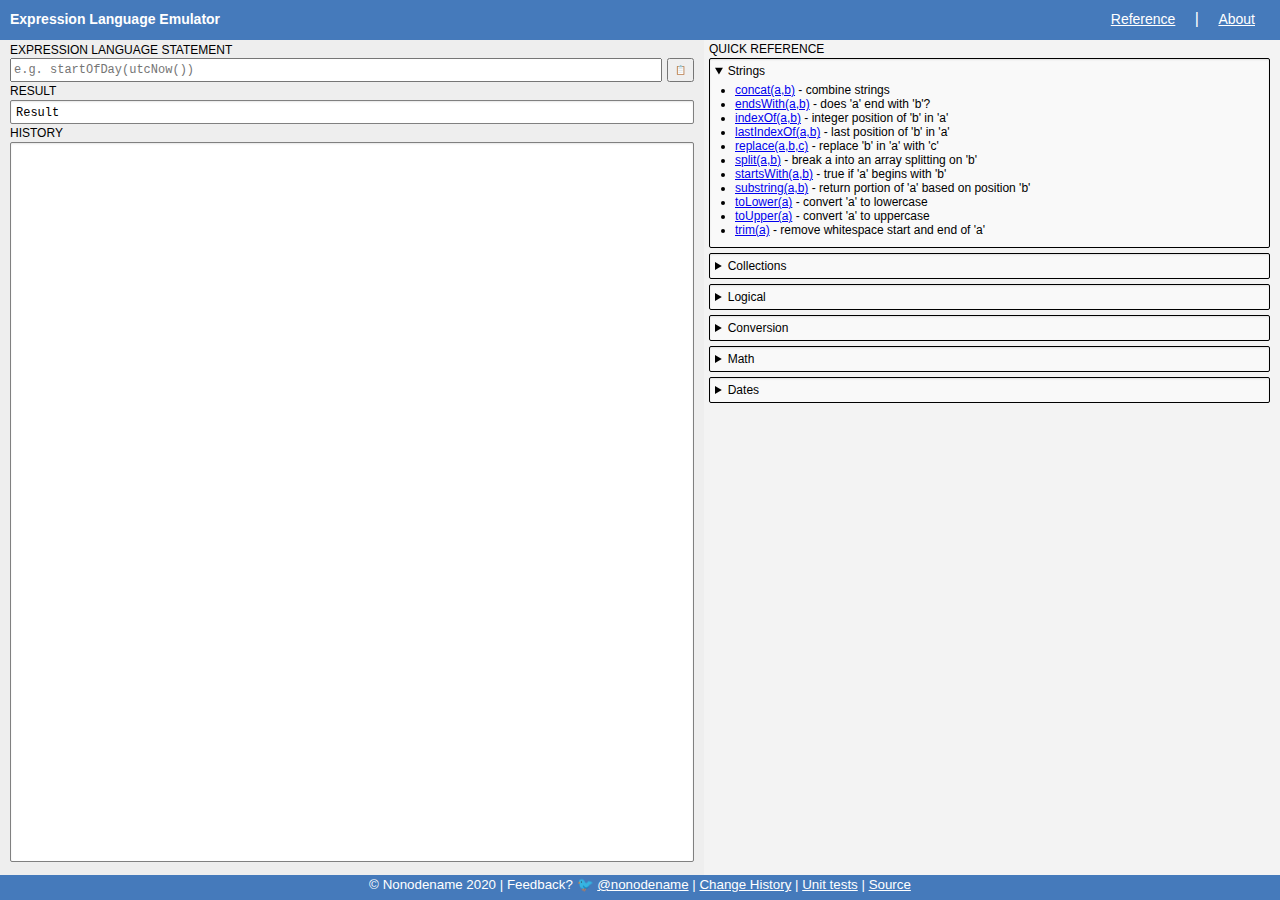
<file: code/index.html>
<!DOCTYPE html>
<html lang='en-us'>
<head>
	<title>Expression Language Emulator</title>
	<meta charset="utf-8">
	<meta name='description' content="A browser based emulator for Microsoft's Expression Language">
	<script src='luxon.js'></script>
	<script src='elshim.js'></script>
	<script>	
	
		var expectedHash;
		function updateHistory(command){
			expectedHash = '#'+uriComponent(command);
			window.location.hash=expectedHash;
			var node = document.createElement('p');
			var hyperlink = document.createElement('a');
			hyperlink.innerText = command;
			command = command.replace(/\'/g,"\\'");
			hyperlink.href = "javascript:replace('"+command+"\');";
			node.appendChild(document.createTextNode(formatDateTime(utcNow(),'HH:mm.ss')+" : "));
			node.appendChild(hyperlink);
			var historyNode = document.getElementById('history');
			if(historyNode.childElementCount > 0)
				historyNode.insertBefore(node,historyNode.firstElementChild);
			else 
				historyNode.appendChild(node);
		}		
				
		const _RESERVED_WORDS = ["this","window","document","arguments","inputEvent","stringToEval"];
		function testExpression(inputEvent){
			document.getElementById('output').innerText = "";
			var stringToEval = document.getElementById('code').value;
			stringToEval = stringToEval.replace('if(','iif('); // TODO work out a better solution for this
			var aHighlyUnlikelyVariable="";
			// filter key variables in scope
			if(_RESERVED_WORDS.includes(stringToEval))
				return;
			
			try {
				aHighlyUnlikelyVariable=eval(stringToEval); 
				switch(typeof(aHighlyUnlikelyVariable)){
					case 'function':
						s='Expression Language function: '+stringToEval;
						break;
					case 'object':
						aHighlyUnlikelyVariable = String(aHighlyUnlikelyVariable);
					case 'string':
					case 'number':
					case 'boolean':
						updateHistory(stringToEval);
						break;
					default:
						console.log('got '+typeof(aHighlyUnlikelyVariable));
					
				}
			} catch (e) {
    			aHighlyUnlikelyVariable=e.message;
    		}
    		document.getElementById('output').innerText = aHighlyUnlikelyVariable;
		}
		function hashChange(e){
			if(location.hash === expectedHash)
				return;
			var s = uriComponentToString(location.hash).substring(1);
			replace(s);
		}
		function replace(name){
			document.getElementById('code').value = name;
			testExpression();
			return false;
		}

		function insert(name){
			document.getElementById('code').value += name;
			return false;
		}
		function copyToClipboard(){
			var n = document.getElementById('code');
			n.select();
			document.execCommand("copy");
		}
	</script>
	<link rel="stylesheet" href="style.css">
</head>
<body>
	<header>
		<h1>Expression Language Emulator</h1>
		<nav>
			<a href='https://docs.microsoft.com/en-us/azure/data-factory/control-flow-expression-language-functions#functions'>Reference</a>
			| <a href='https://nonodename.com/post/elem/'>About</a>
		</nav>
	</header>
	<main>
	<section>
		<label for='code'>Expression language statement</label>
		<div class='input'>
			<input type='text' id='code' autocapitalize='none' placeholder='e.g. startOfDay(utcNow())'></input>
			<button title='Copy to Clipboard' class='copy' onclick='copyToClipboard()'>📋</button>
		</div>
		<h4>Result</h4>
		<div id='output' class='output'>
			Result
		</div>
		<h4>History</h4>
		<div id='history' class='output'>
		</div>
		<script>
			document.getElementById("code").addEventListener("input", testExpression);
			window.onhashchange = hashChange;
			if(window.location.hash.length > 1){
				var s = uriComponentToString(window.location.hash).substring(1);
				replace(s);
			}
		</script>
	</section>
	<aside>
		<h4>Quick Reference</h4>
		<details open='true'>
		<summary>Strings</summary>
		<ul>
			<li><a href='javascript:insert("concat(a,b)");'>
	concat(a,b)</a> - combine strings</li>
			<li><a href='javascript:insert("endsWith(a,b)");'>
	endsWith(a,b)</a> - does 'a' end with 'b'?</li>
			<li><a href='javascript:insert("indexOf(a,b)");'>
	indexOf(a,b)</a> - integer position of 'b' in 'a'</li>
			<li><a href='javascript:insert("lastIndexOf(a,b)");'>
	lastIndexOf(a,b)</a> - last position of 'b' in 'a'</li>
			<li><a href='javascript:insert("replace(a,b,c)");'>
	replace(a,b,c)</a> - replace 'b' in 'a' with 'c'</li>
			<li><a href='javascript:insert("split(a,b)");'>
	split(a,b)</a> - break a  into an array splitting on 'b'</li>
			<li><a href='javascript:insert("startsWith(a,b)");'>
	startsWith(a,b)</a> - true if 'a' begins with 'b'</li>
			<li><a href='javascript:insert("substring(a,b)");'>
	substring(a,b)</a> - return portion of 'a' based on position 'b'</li>
			<li><a href='javascript:insert("toLower(a)");'>
	toLower(a)</a> - convert 'a' to lowercase </li>
			<li><a href='javascript:insert("toUpper(a)");'>
	toUpper(a)</a> - convert 'a' to uppercase</li>
			<li><a href='javascript:insert("trim(a)");'>
	trim(a)</a> - remove whitespace start and end of 'a'</li>
		</ul>
		</details>
		<details>
		<summary>Collections</summary>
		<ul>
			<li><a href='javascript:insert("contains(a,b)");'>
	contains(a,b)</a> - does 'a' contain 'b'?</li>
			<li><a href='javascript:insert("empty(a)");'>
	empty(a)</a> - does 'a' have no elements?</li>
			<li><a href='javascript:insert("first(a)");'>
	first(a)</a> - return the 1st item of 'a'</li>
			<li><a href='javascript:insert("intersection(a,...)");'>
	intersection(a,...)</a> - return items in all passed collections</li>
			<li><a href='javascript:insert("join(a,b)");'>
	join(a,b)</a> - a string with members of 'a' separated by 'b'</li>
			<li><a href='javascript:insert("last(a)");'>
	last(a)</a> - return the last element of 'a'</li>
			<li><a href='javascript:insert("length(a)");'>
	length(a)</a> - number of items in 'a'</li>
			<li><a href='javascript:insert("skip(a,n)");'>
	skip(a,b)</a> - remove 'n' items from front of 'a'</li>
			<li><a href='javascript:insert("take(a,n)");'>
	take(a,b)</a> - opposite of skip</li>
			<li><a href='javascript:insert("union(a,...)");'>
	union(a,...)</a> - a collection with all items from passed collections</li>
		</ul>
		</details>
		<details>
		<summary>Logical</summary>
		<ul>
			<li><a href='javascript:insert("and(a,b)");'>
	and(a,b)</a> - true if both 'a' and 'b' are true</li>
			<li><a href='javascript:insert("equals(a,b)");'>
	equals(a,b)</a> - true if 'a' = 'b'</li>
			<li><a href='javascript:insert("greater(a,b)");'>
	greater(a,b)</a> - true if 'a' &gt; 'b'</li>
			<li><a href='javascript:insert("greaterOrEquals(a,b)");'>
	greaterOrEquals(a,b)</a> - true if 'a' &gt; 'b' or 'a' = 'b'</li>
			<li><a href='javascript:insert("if(a,b,c)");'>
	if(a,b,c)</a> - if a is true then return b else return c</li>
			<li><a href='javascript:insert("less(a,b)");'>
	less(a,b)</a> - true if a &lt; b</li>
			<li><a href='javascript:insert("lessOrEquals(a,b)");'>
	lessOrEquals(a,b)</a> - true if a &lt; b or a = b</li>
			<li><a href='javascript:insert("not(a)");'>
	not(a)</a> - false if a is true else true</li>				
			<li><a href='javascript:insert("or(a,b)");'>
	or(a,b)</a> - true if a or b is true</li>								
		</ul>
		</details>
		<details>
		<summary>Conversion</summary>
		<ul>
			<li><a href='javascript:insert("array(a)");'>
	array(a)</a> - convert 'a' to an array</li>
			<li><a href='javascript:insert("base64(a)");'>
	base64(a)</a> - base64 encode 'a'</li>
			<li><a href='javascript:insert("base64ToBinary(a)");'>
	base64ToBinary(a)</a> - binary version of 'a'</li>
			<li><a href='javascript:insert("base64ToString(a)");'>
	base64ToString(a)</a> - convert 'a' from base64 to a string</li>
			<li><a href='javascript:insert("binary(a)");'>
	binary(a)</a> - return 'a' in binary</li>
			<li><a href='javascript:insert("bool(a)");'>
	bool(a)</a> - return 'a' as a boolean</li>
			<li><a href='javascript:insert("coalesce(a,...)");'>
	coalesce(a,...)</a> - return first non null argument</li>
			<li><a href='javascript:insert("createArray(a,...)");'>
	createArray(a,...)</a> - create array from arguments</li>				
			<li><a href='javascript:insert("dataUri(a)");'>
	dataUri(a)</a> - convert 'a' to URI format</li>		
			<li><a href='javascript:insert("dataUriToBinary(a)");'>
	dataUriToBinary(a)</a> - convert URI 'a' to binary format</li>
			<li><a href='javascript:insert("dataUriToString(a)");'>
	dataUriToString(a)</a> - convert URI 'a' to a string</li>		
			<li><a href='javascript:insert("decodeBase64(a)");'>
	decodeBase64(a)</a> - decode 'a' that has been base 64 encoded</li>		
			<li><a href='javascript:insert("dataUri(a)");'>
	dataUri(a)</a> - convert 'a' to URI format</li>		
			<li><a href='javascript:insert("decodeUriComponent(a)");'>
	decodeUriComponent(a)</a> - convert 'a' from URI format</li>		
			<li><a href='javascript:insert("encodeUriComponent(a)");'>
	encodeUriComponent(a)</a> - convert 'a' to URI format</li>		
			<li><a href='javascript:insert("float(a)");'>
	float(a)</a> - convert 'a' to a floating point number</li>	
			<li><a href='javascript:insert("int(a)");'>
	int(a)</a> - convert 'a' to an integer</li>	
			<li><a href='javascript:insert("json(a)");'>
	json(a)</a> - (&alpha;) convert 'a' to JSON representation</li>	
			<li><a href='javascript:insert("string(a)");'>
	string(a)</a> - convert 'a' to a string</li>	
			<li><a href='javascript:insert("uriComponent(a)");'>
	uriComponent(a)</a> - URI encode 'a'</li>	
			<li><a href='javascript:insert("uriComponentToBinary(a)");'>
	uriComponentToBinary(a)</a> - convert URI 'a' to binary</li>	
			<li><a href='javascript:insert("uriComponentToString(a)");'>
	uriComponentToString(a)</a> - convert URI 'a' to a string</li>	
			<li><a href='javascript:insert("xml(a)");'>
	xml(a)</a> - (&alpha;) convert 'a' to an XML representation</li>					
			<li><a href='javascript:insert("xpath(x,xp)");'>
	xpath(x,xp)</a> - <a href='https://www.freeformatter.com/xpath-tester.html'>not implemented</a>: return nodes of XML 'x' that match xPath 'xp'</li>																			
		</ul>
		</details>
		<details>
		<summary>Math</summary>
		<ul>
			<li><a href='javascript:insert("add(a,b)");'>
	add(a,b)</a> - add 'a' to 'b' </li>
			<li><a href='javascript:insert("div(a,b)");'>
	div(a,b)</a> - divide 'a' by 'b' </li>
			<li><a href='javascript:insert("max(a,...)");'>
	max(a,...))</a> - return the largest argument </li>
			<li><a href='javascript:insert("min(a,b)");'>
	min(a,...)</a> - return the smallest argument </li>
			<li><a href='javascript:insert("mod(a,b)");'>
	mod(a,b)</a> - remainder from dividing  'a' by 'b' </li>
			<li><a href='javascript:insert("mul(a,b)");'>
	mul(a,b)</a> - multiply 'a' by 'b' </li>
			<li><a href='javascript:insert("rand(a,b)");'>
	rand(a,b)</a> - return a random number between 'a' and 'b' </li>
			<li><a href='javascript:insert("range(a,b)");'>
	range(a,b)</a> - integer array of 'b' elements starting at 'a'</li>			
			<li><a href='javascript:insert("sub(a,b)");'>
	sub(a,b)</a> - subtract 'b' from 'a'</li>
		</ul>
		</details>
		<details>
		<summary>Dates</summary>
		<ul>
			<li><a href='javascript:insert("addDays(a,b,c)");'>
	addDays(a,b,c)</a> - add 'b' days to timestamp 'a' format using 'c'</li>
			<li><a href='javascript:insert("addHours(a,b,c)");'>
	addHours(a,b,c)</a> - add 'b' hours to timestamp 'a' format using 'c'</li>
			<li><a href='javascript:insert("addMinutes(a,b,c)");'>
	addMinutes(a,b,c)</a> - add 'b' minutes to timestamp 'a' format using 'c'</li>
			<li><a href='javascript:insert("addSeconds(a,b,c)");'>
	addSeconds(a,b,c)</a> - add 'b' seconds to timestamp 'a' format using 'c'</li>
			<li><a href='javascript:insert("addToTime(a,b,c,d)");'>
	addToTime(a,b,c,d)</a> - add 'b' of interval 'c' to timestamp 'a' format using 'd'</li>			
			<li><a href='javascript:insert("convertFromUtc(a,b,c)");'>
	convertFromUtc(a,b,c)</a> - convert timestamp 'a' to destination timezone 'b' format using 'c'</li>
			<li><a href='javascript:insert("convertTimeZone(a,b,c,d)");'>
	convertTimeZone(a,b,c,d)</a> - convert timestamp 'a' from timezone 'b' to timezone 'c' format using 'd'</li>
			<li><a href='javascript:insert("convertToUtc(a,b,c)");'>
	convertToUtc(a,b,c)</a> - convert timestamp 'a' from timezone 'b' to UTC, format using 'c'</li>
			<li><a href='javascript:insert("dayOfMonth(a)");'>
	dayOfMonth(a)</a> - return the day of month for timestamp 'a'</li>
			<li><a href='javascript:insert("dayOfWeek(a)");'>
	dayOfWeek(a)</a> - return the day of month for timestamp 'a'</li>
			<li><a href='javascript:insert("dayOfYear(a)");'>
	dayOfYear(a)</a> - return the day of month for timestamp 'a'</li>
			<li><a href='javascript:insert("formatDateTime(a,b)");'>
	formatDateTime(a,b)</a> - return timestamp 'a' formatted using format string 'b'</li>
			<li><a href='javascript:insert("getFutureTime(a,b,c)");'>
	getFutureTime(a,b,c)</a> - return a 'a' number of 'b' units from current time, format using 'c'</li>
			<li><a href='javascript:insert("getPastTime(a,b,c)");'>
	getPastTime(a,b,c)</a> - return a 'a' number of 'b' units back from current time, format using 'c'</li>
			<li><a href='javascript:insert("startOfDay(a)");'>
	startOfDay(a)</a> - return timestamp 'a' rounded down to start of day</li>
			<li><a href='javascript:insert("startOfHour(a)");'>
	startOfHour(a)</a> - return timestamp 'a' rounded down to start of hour</li>
			<li><a href='javascript:insert("startOfMonth(a)");'>
	startOfMonth(a)</a> - return timestamp 'a' rounded down to start of month</li>
			<li><a href='javascript:insert("subtractFromTime(a,b,c,d)");'>
	subtractFromTime(a,b,c,d)</a> - substract 'b' of interval 'c' to timestamp 'a' format using 'd'</li>			
			<li><a href='javascript:insert("ticks(a)");'>
	ticks(a)</a> - return number of ticks since timestamp 'a'</li>
			<li><a href='javascript:insert("utcNow()");'>
	utcNow()</a> - return current time</li>
	</aside>
	</main>
	<footer>
		&copy; Nonodename 2020 | Feedback? &#x1F426; <a href='https://twitter.com/nonodename'>@nonodename</a> | <a href='changeHistory.html'>Change History</a> | <a href='test/index.html'>Unit tests</a> | <a href='https://github.com/nonodename/el-em'>Source</a>
	</footer>
</body>
</html>
</file>
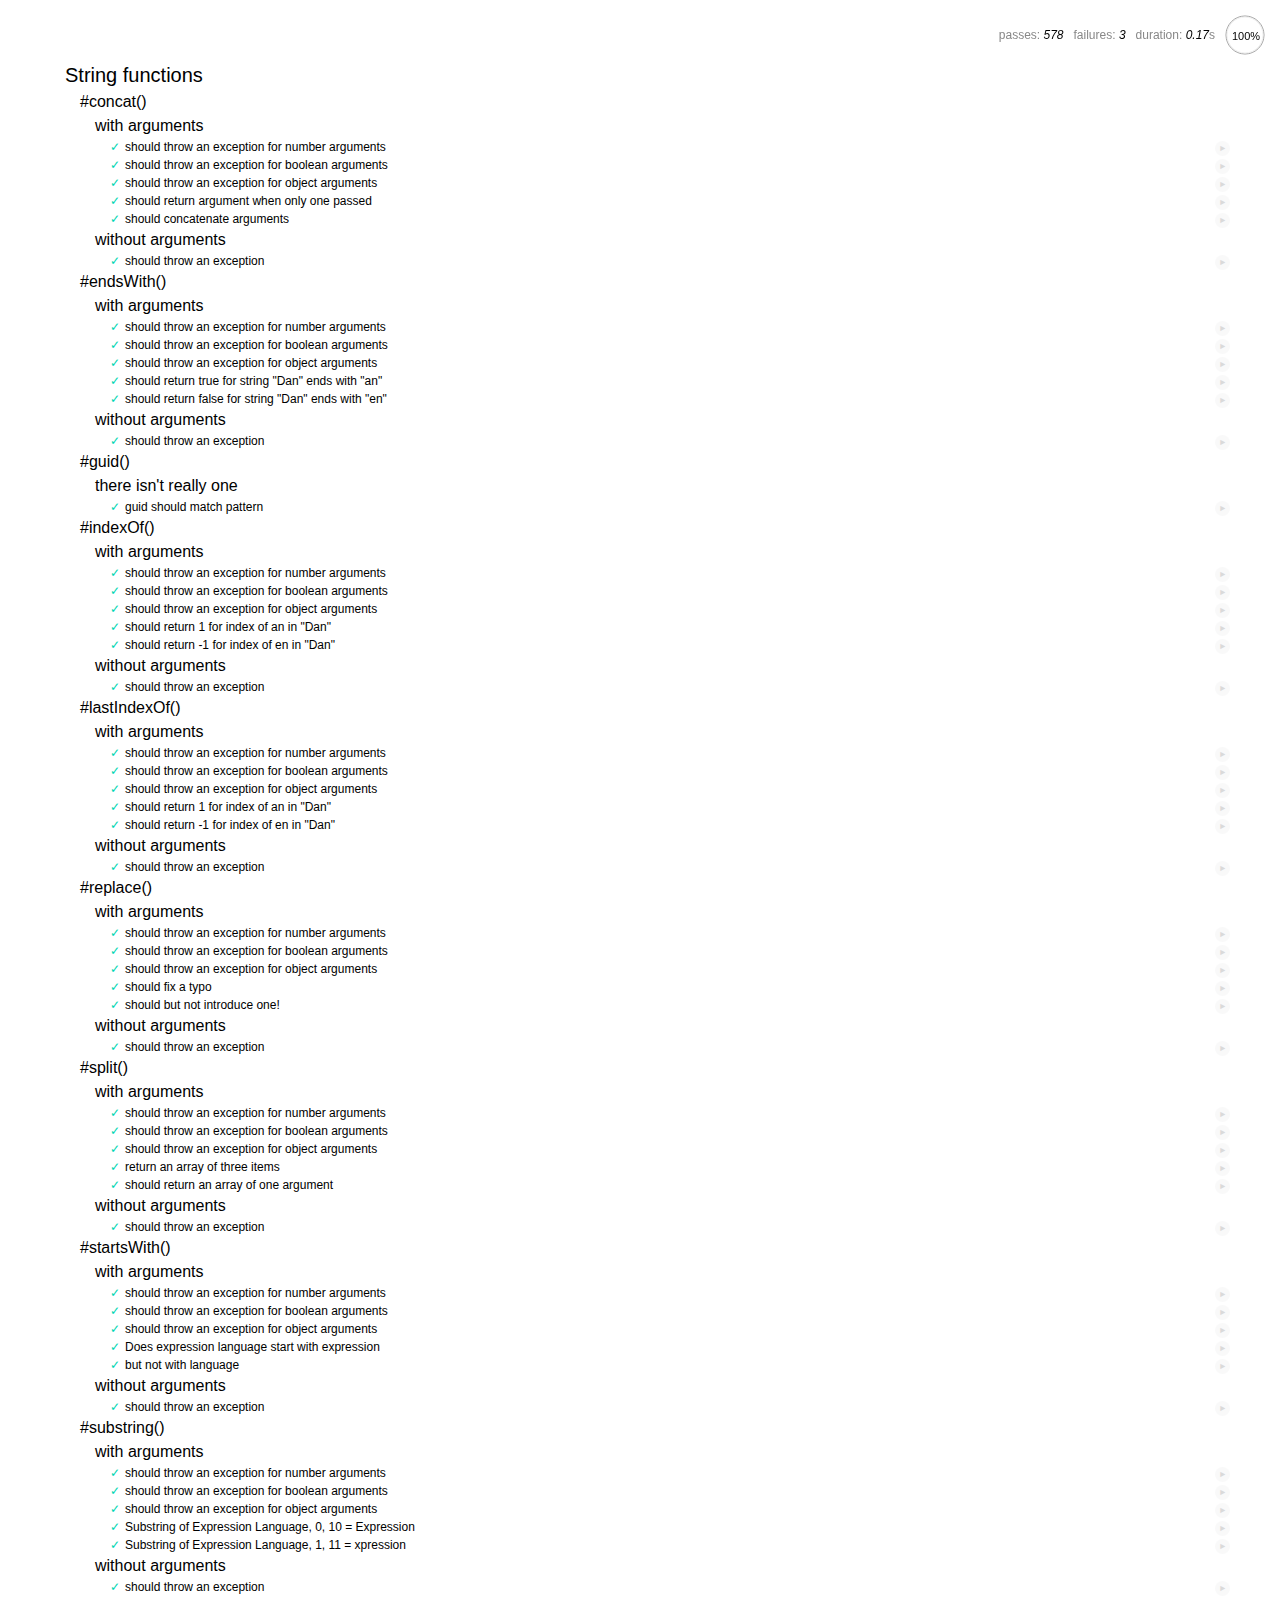
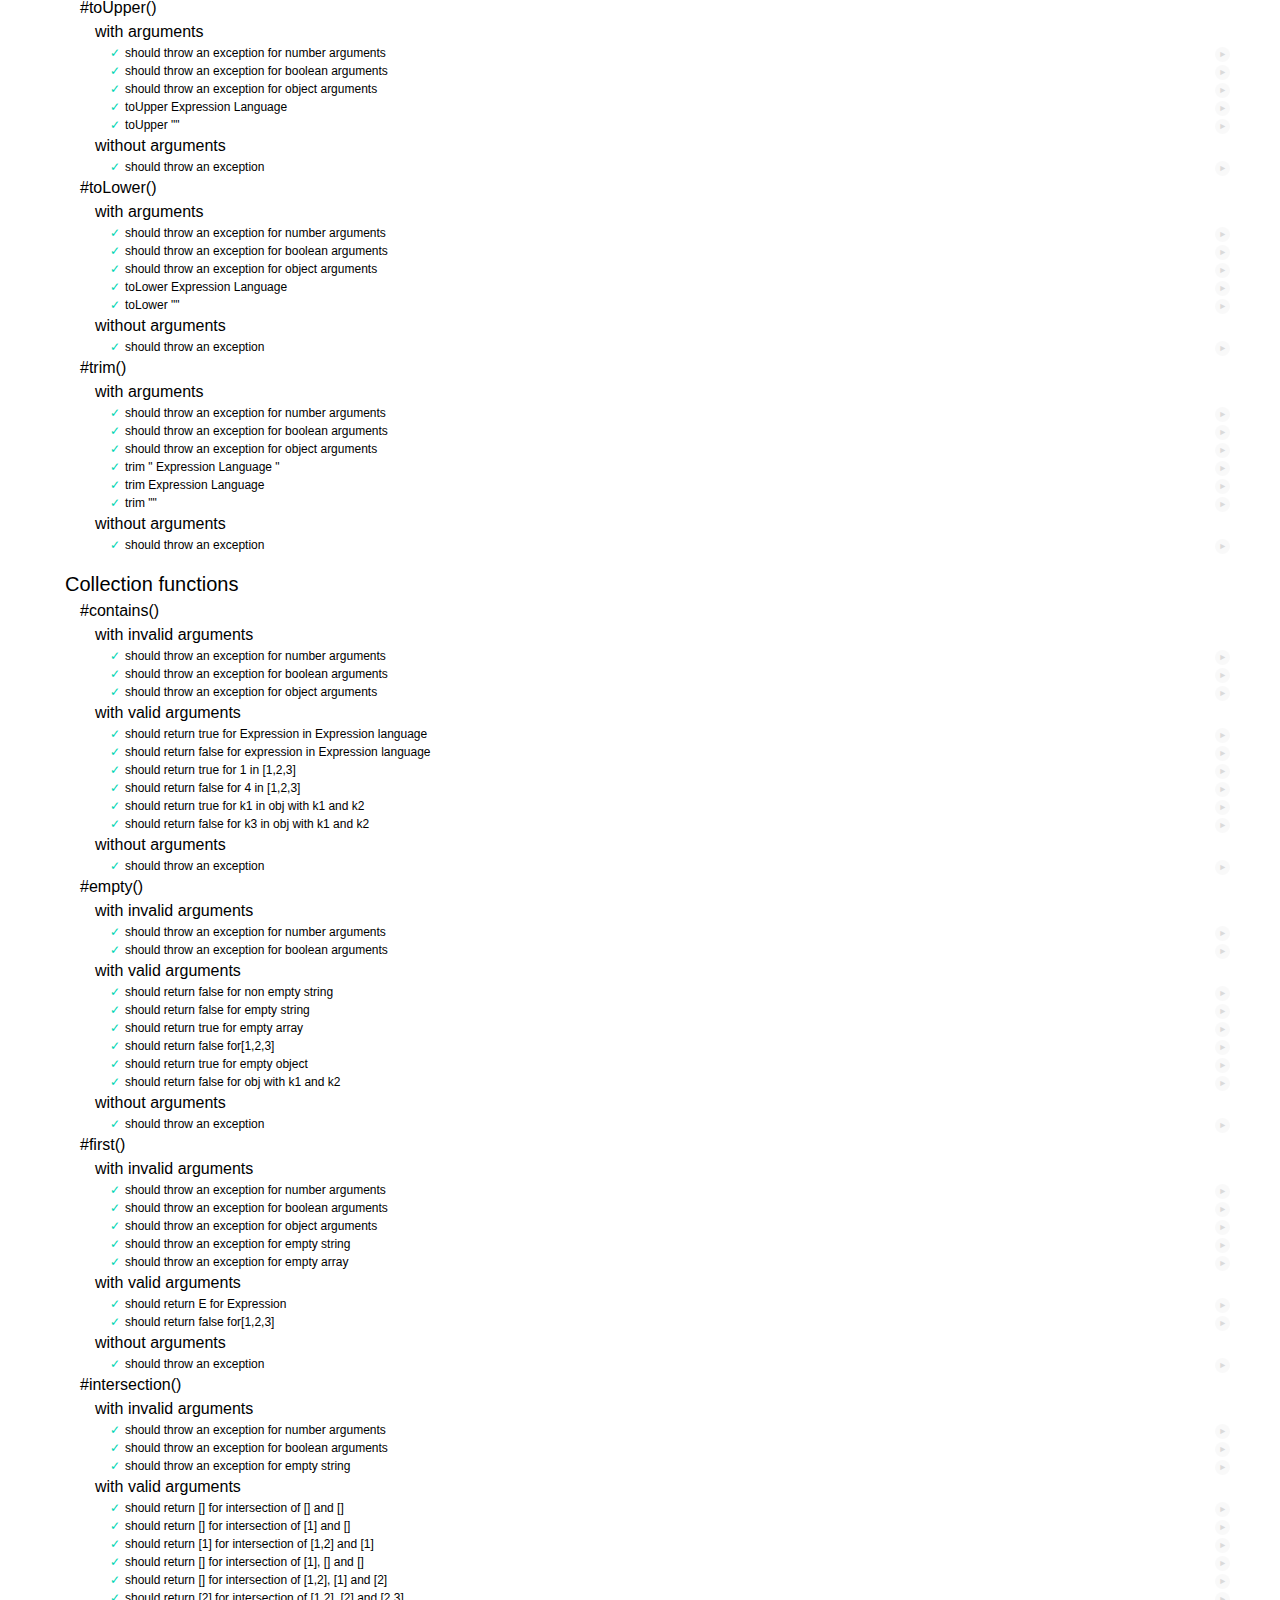
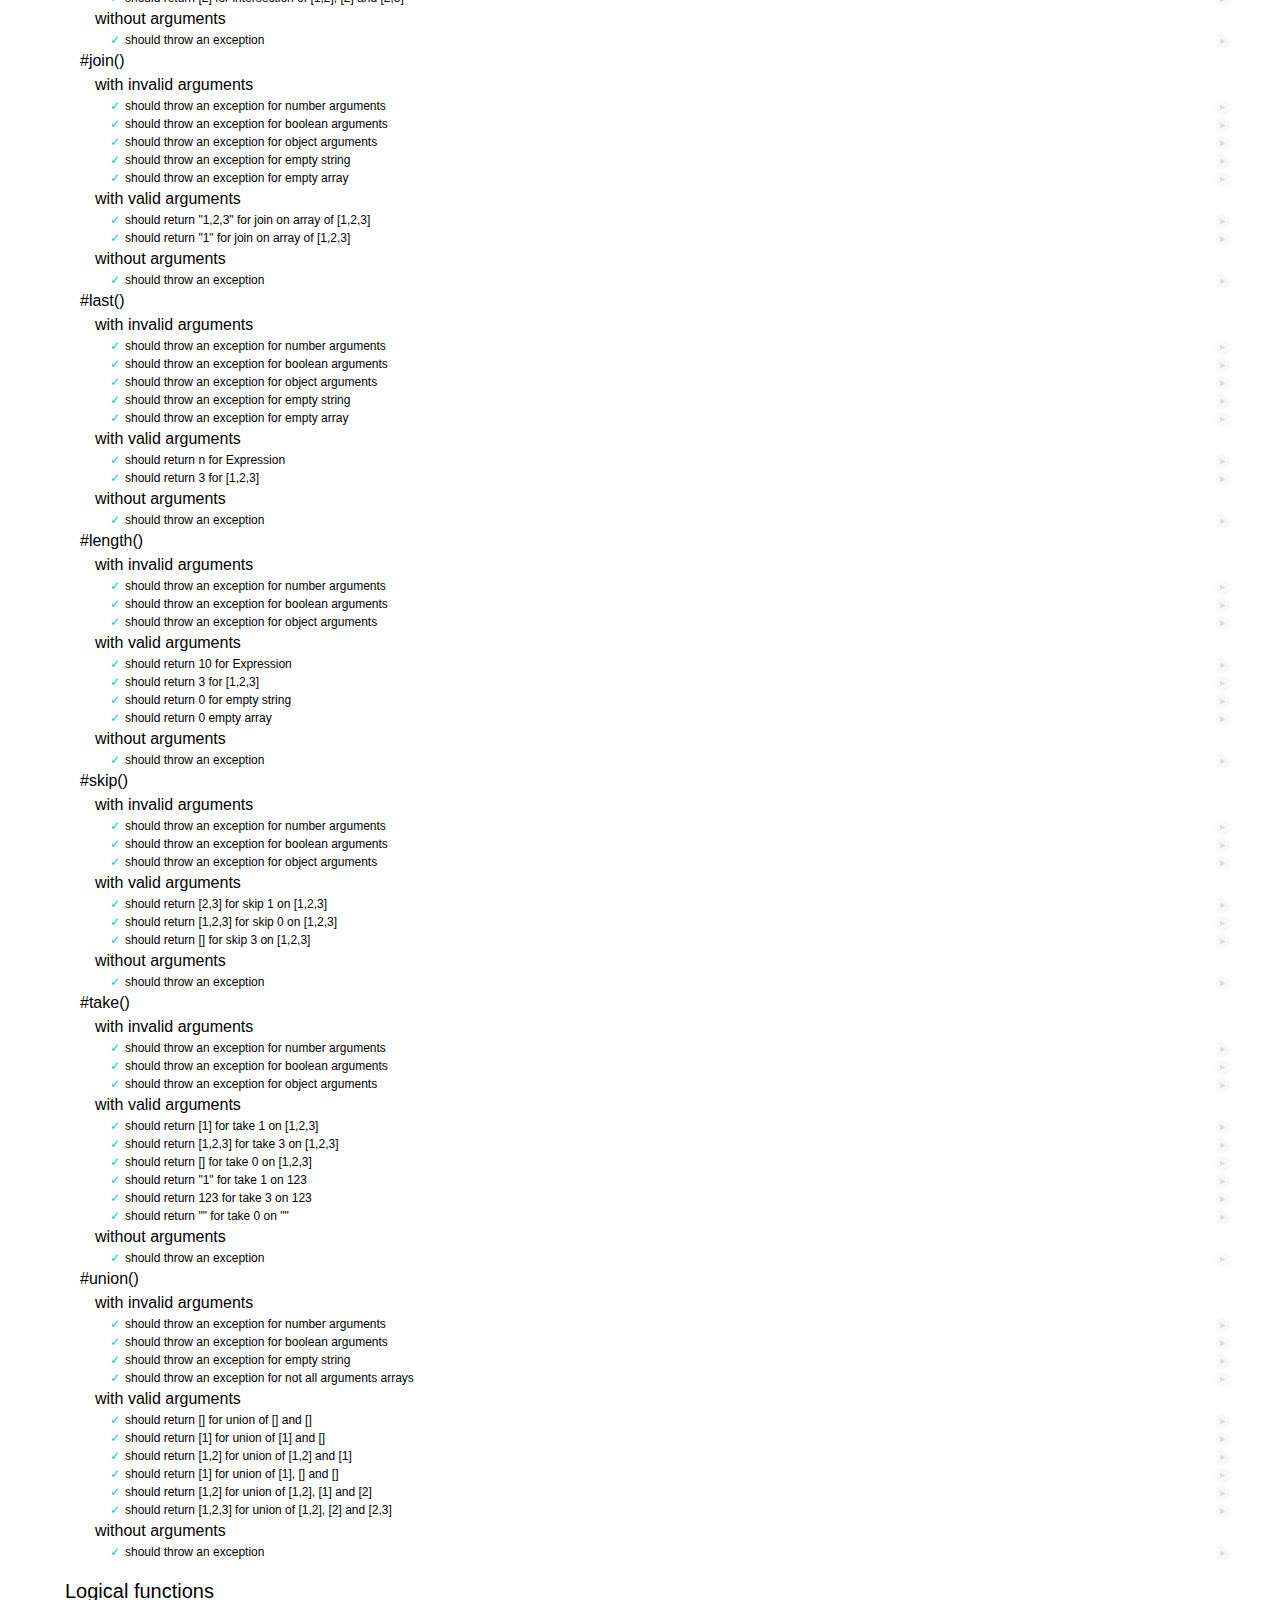
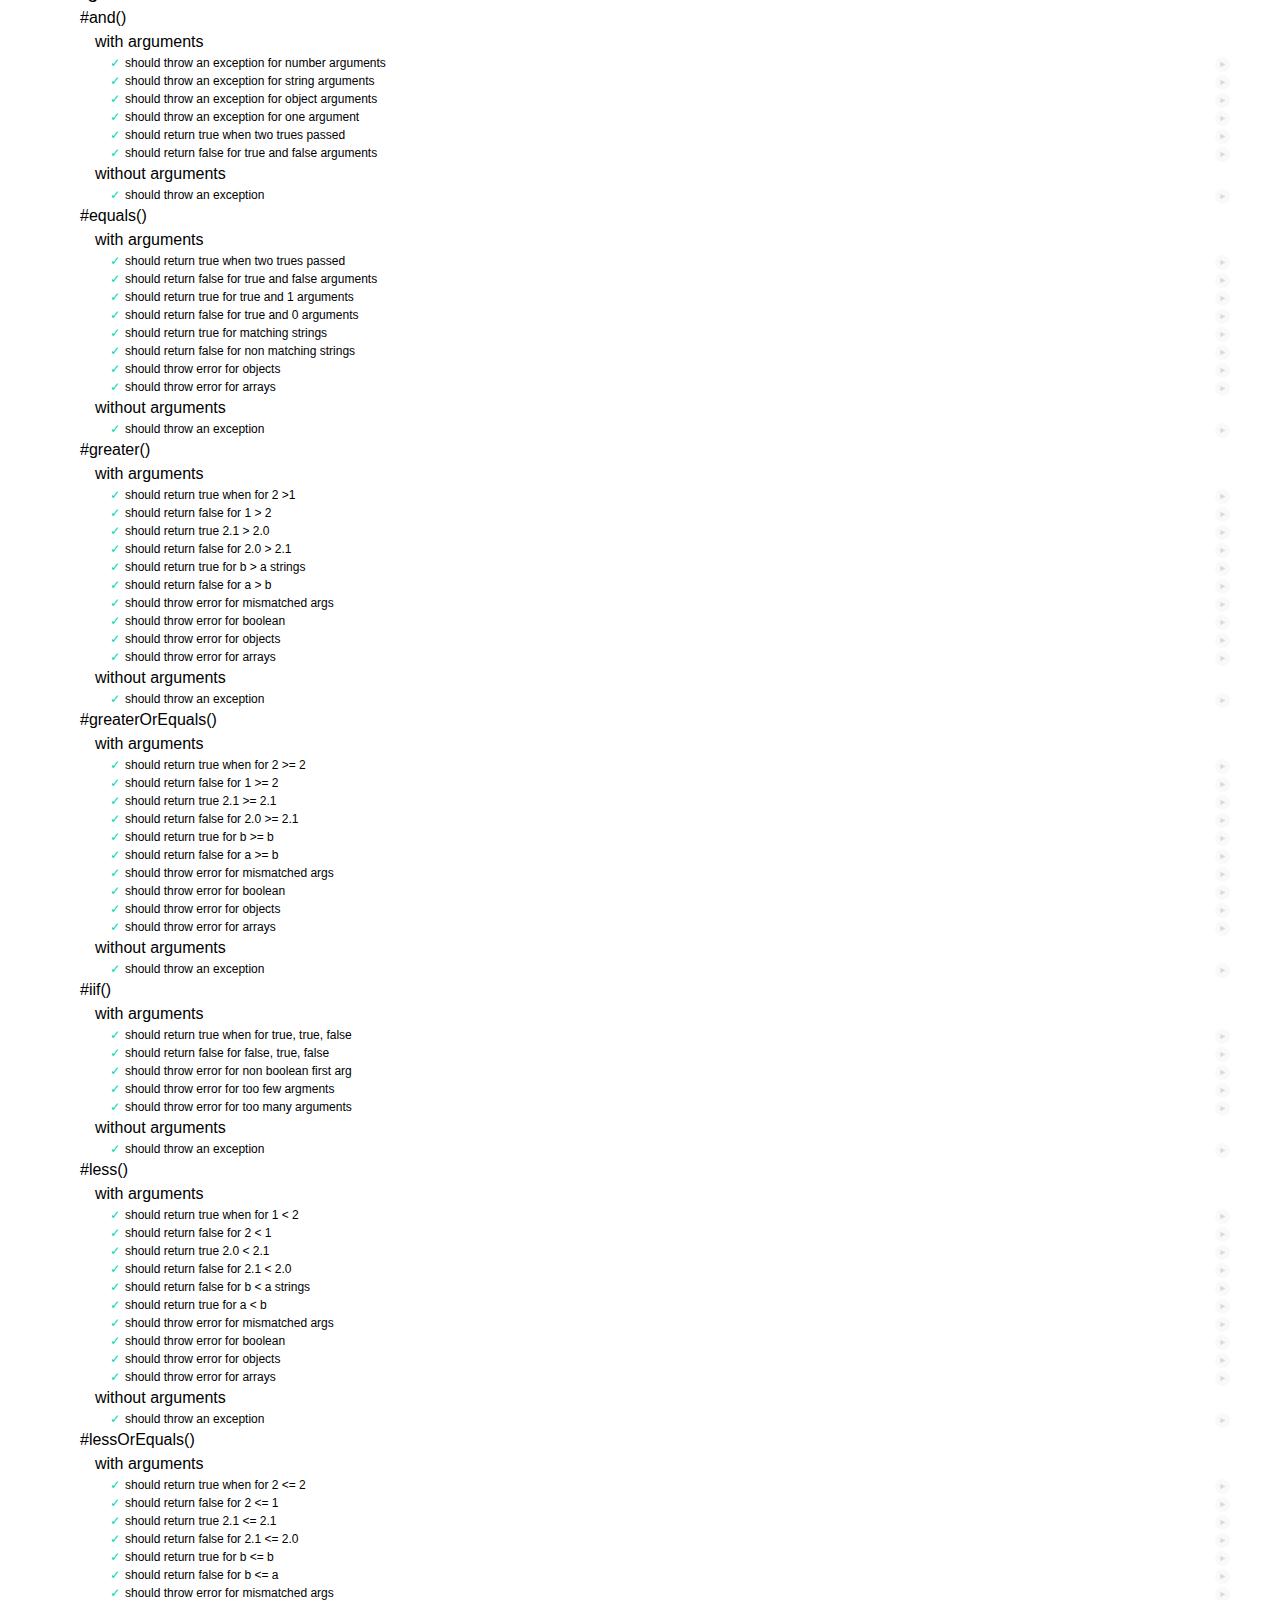
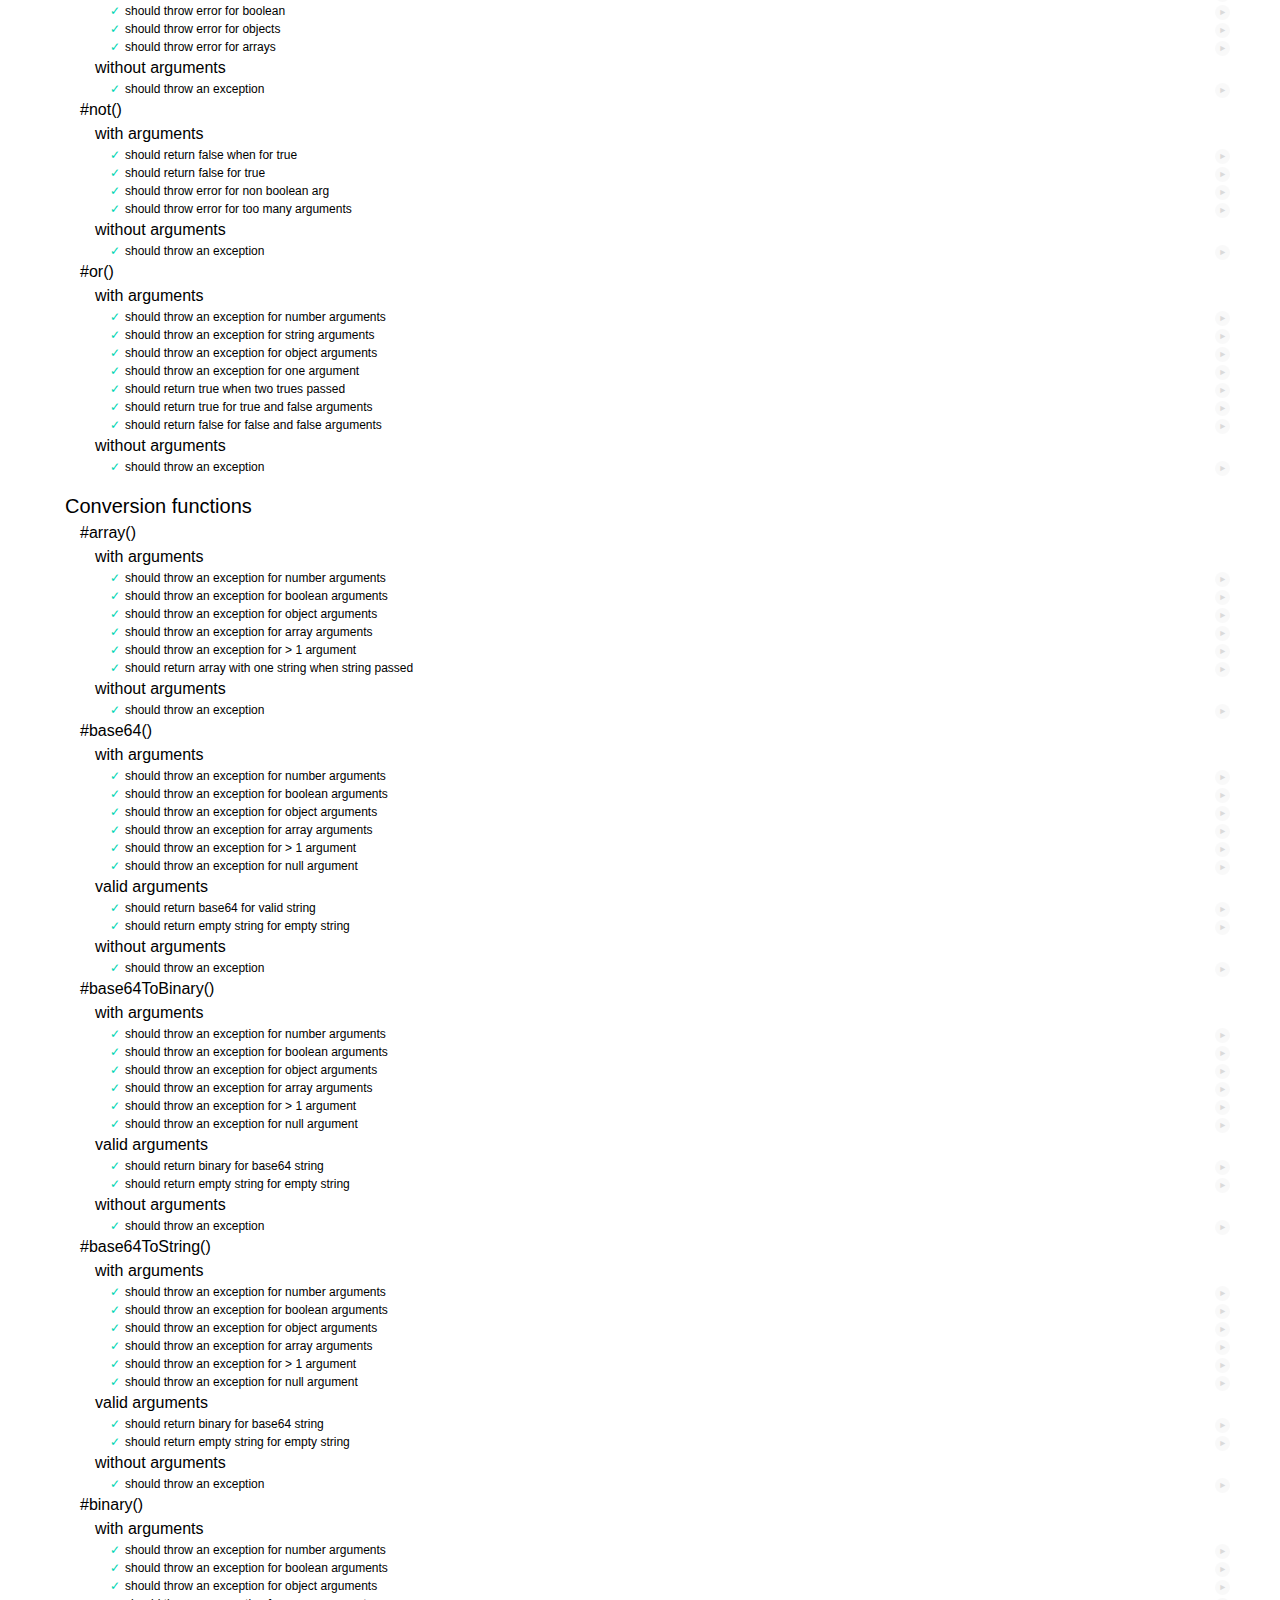
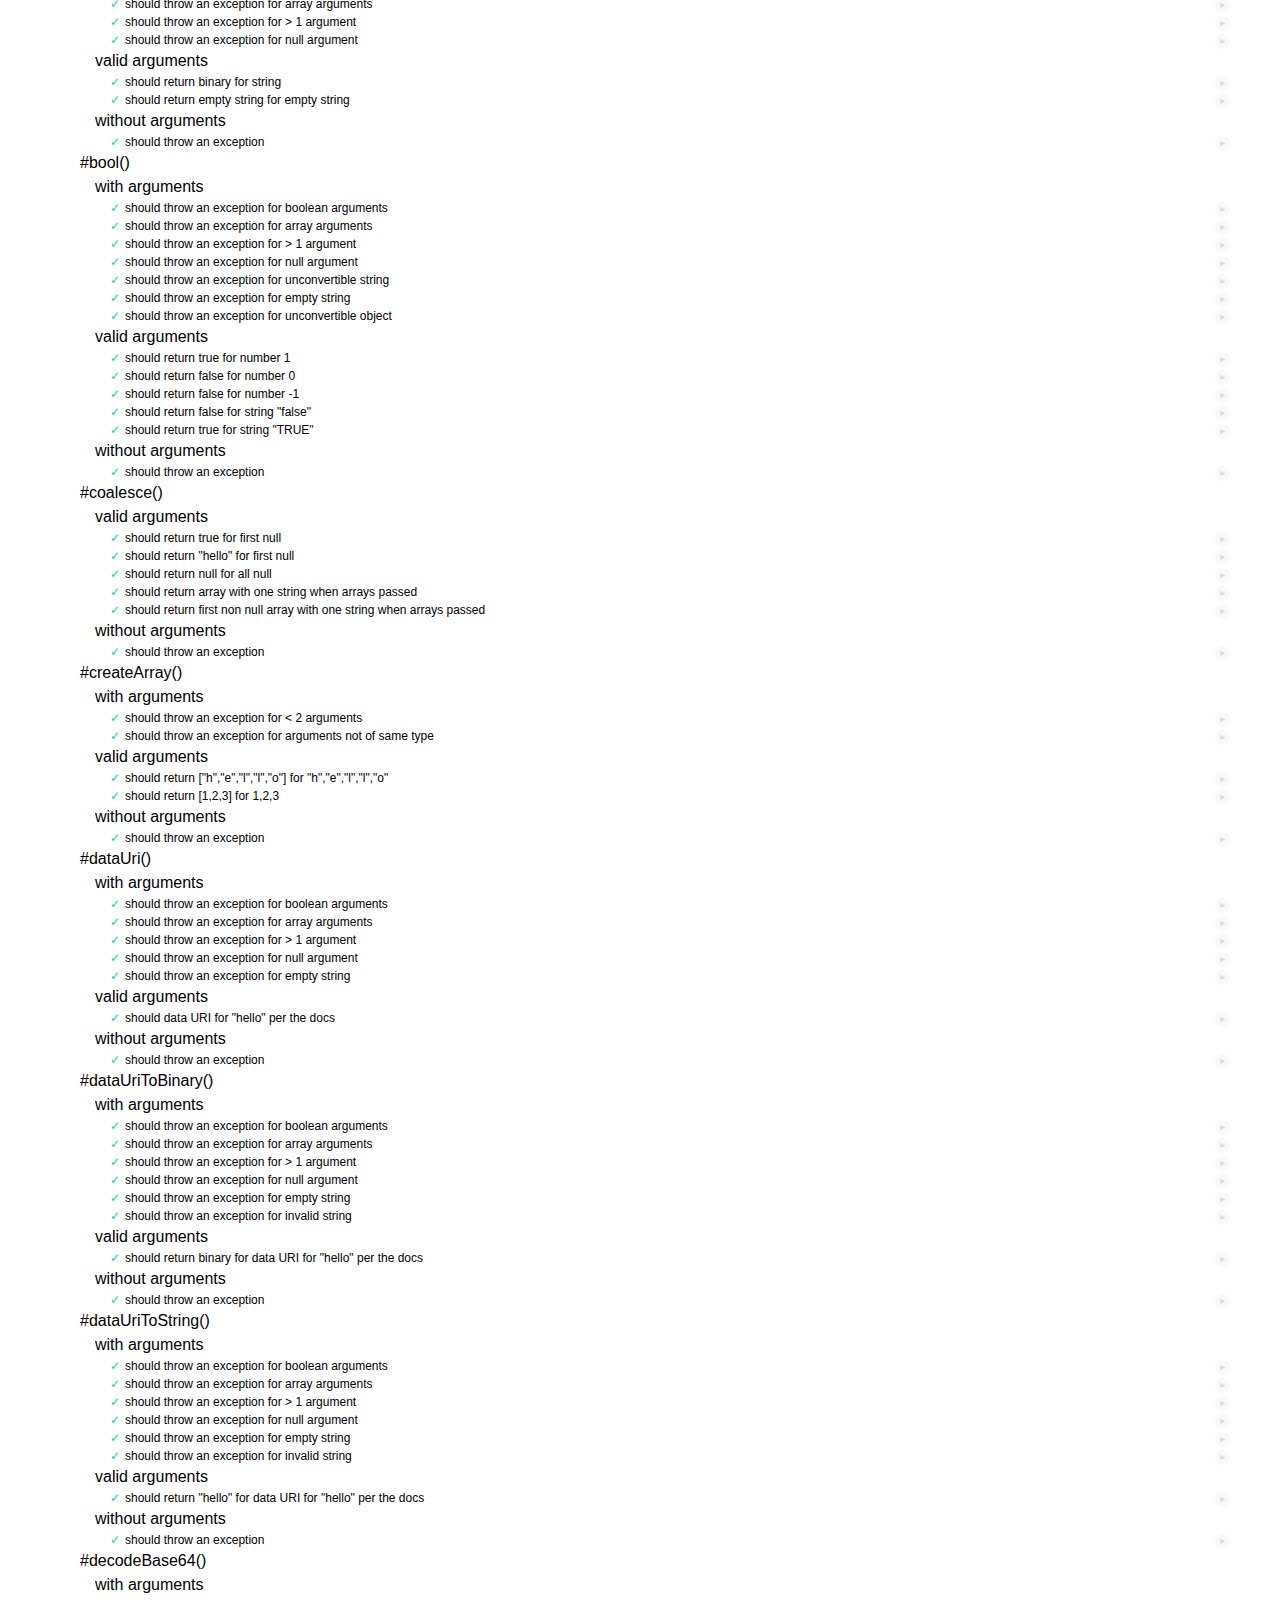
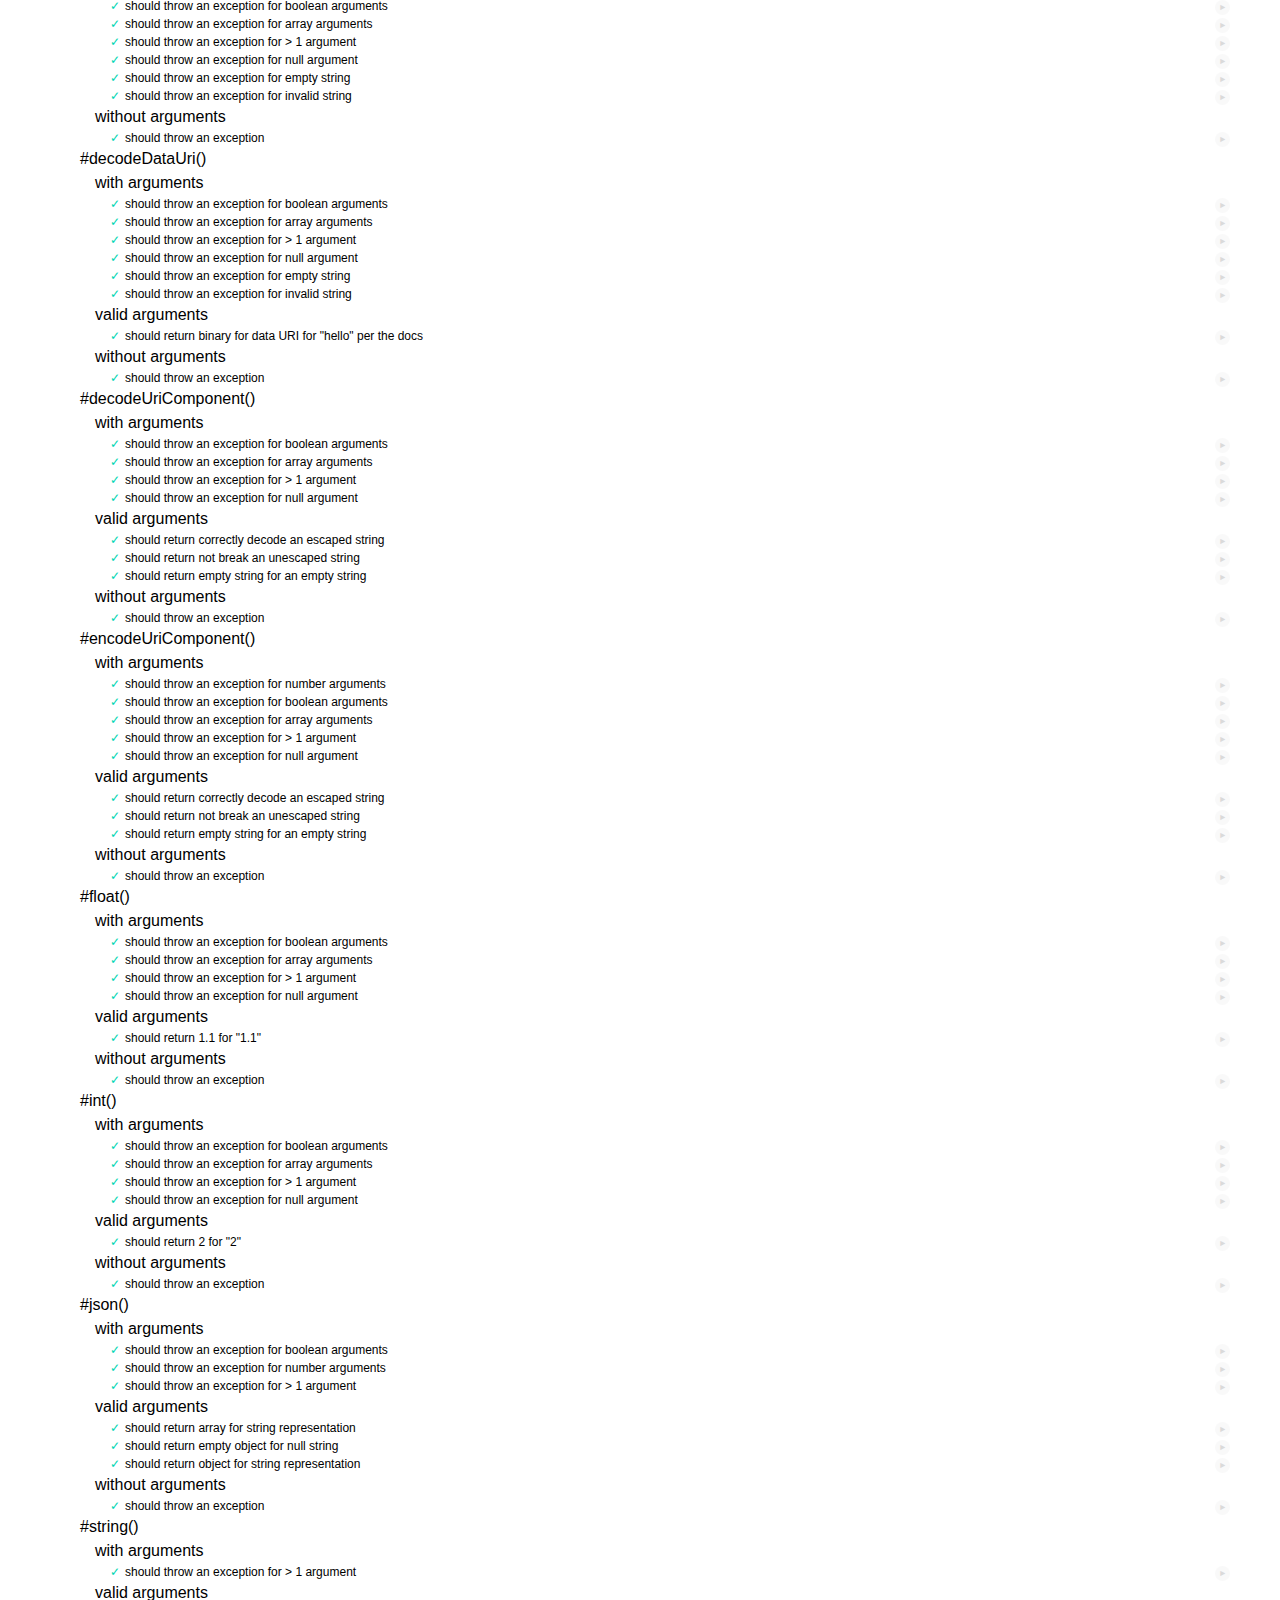
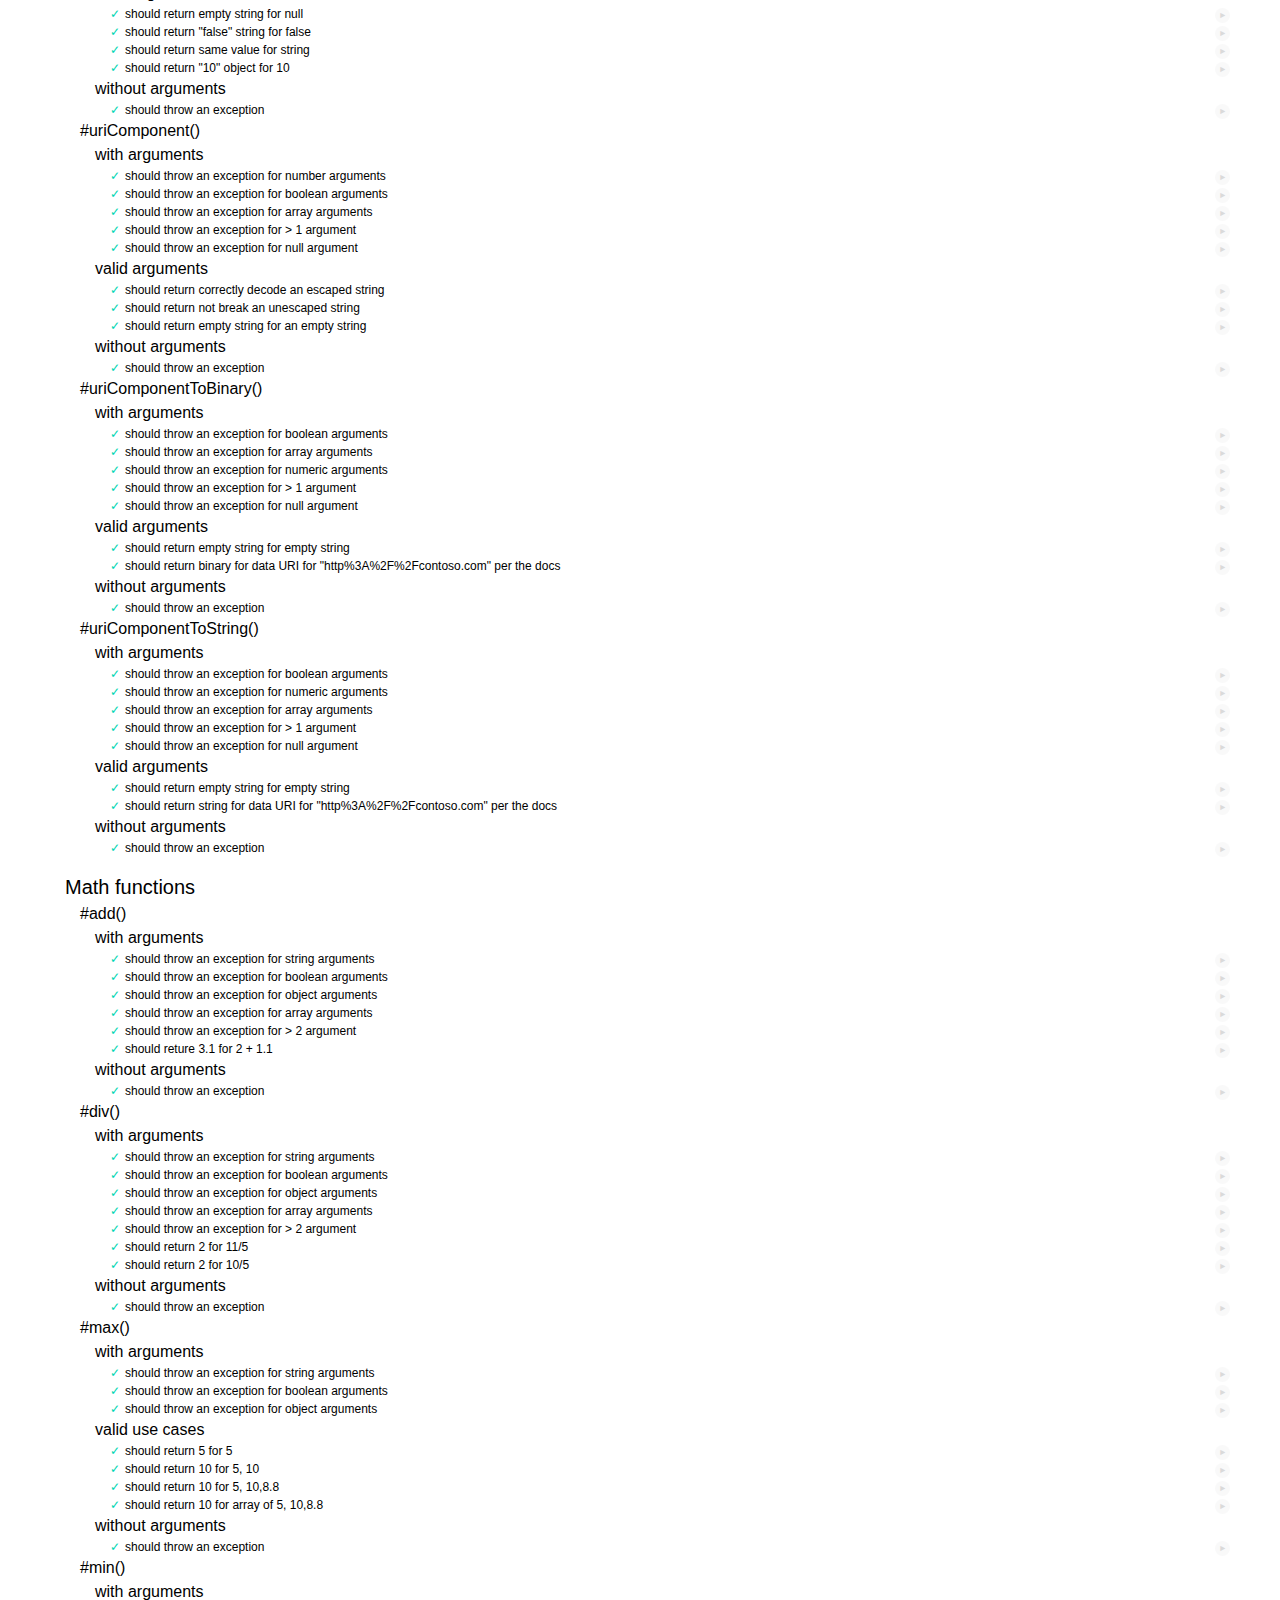
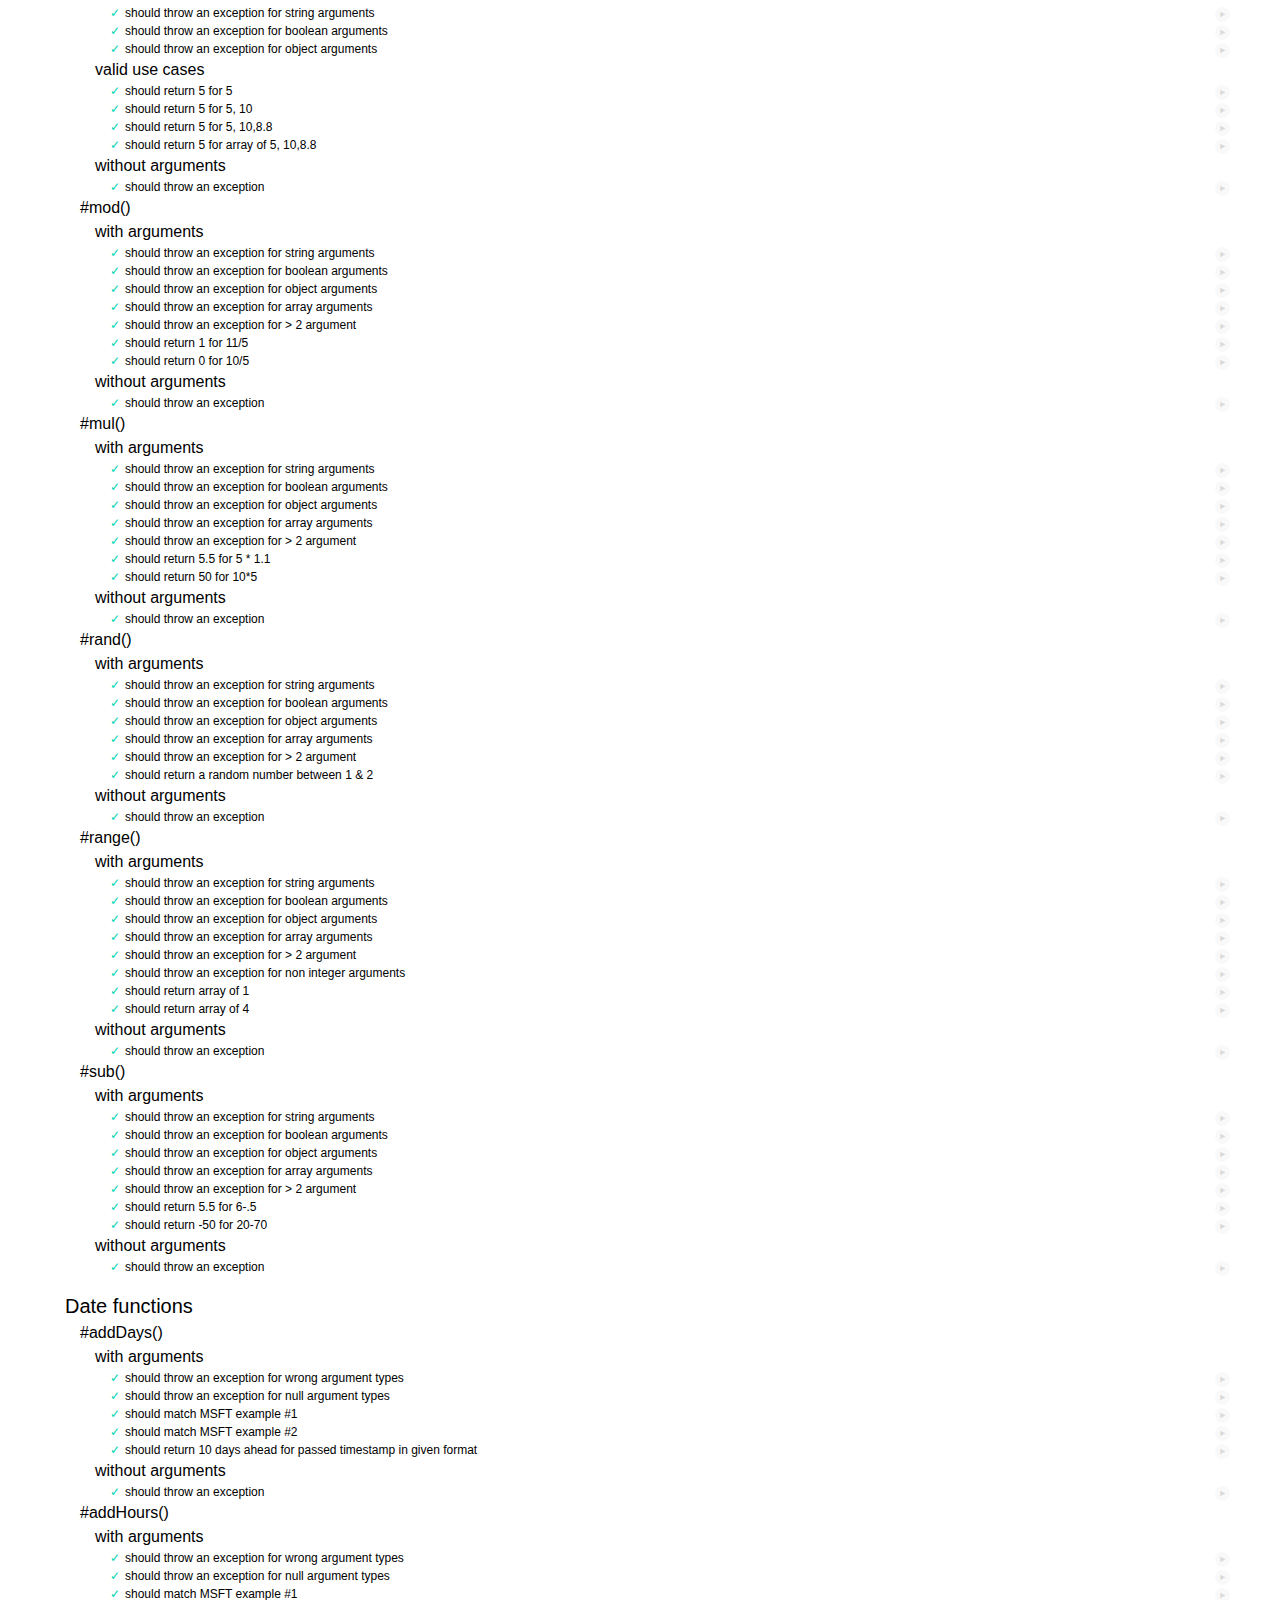
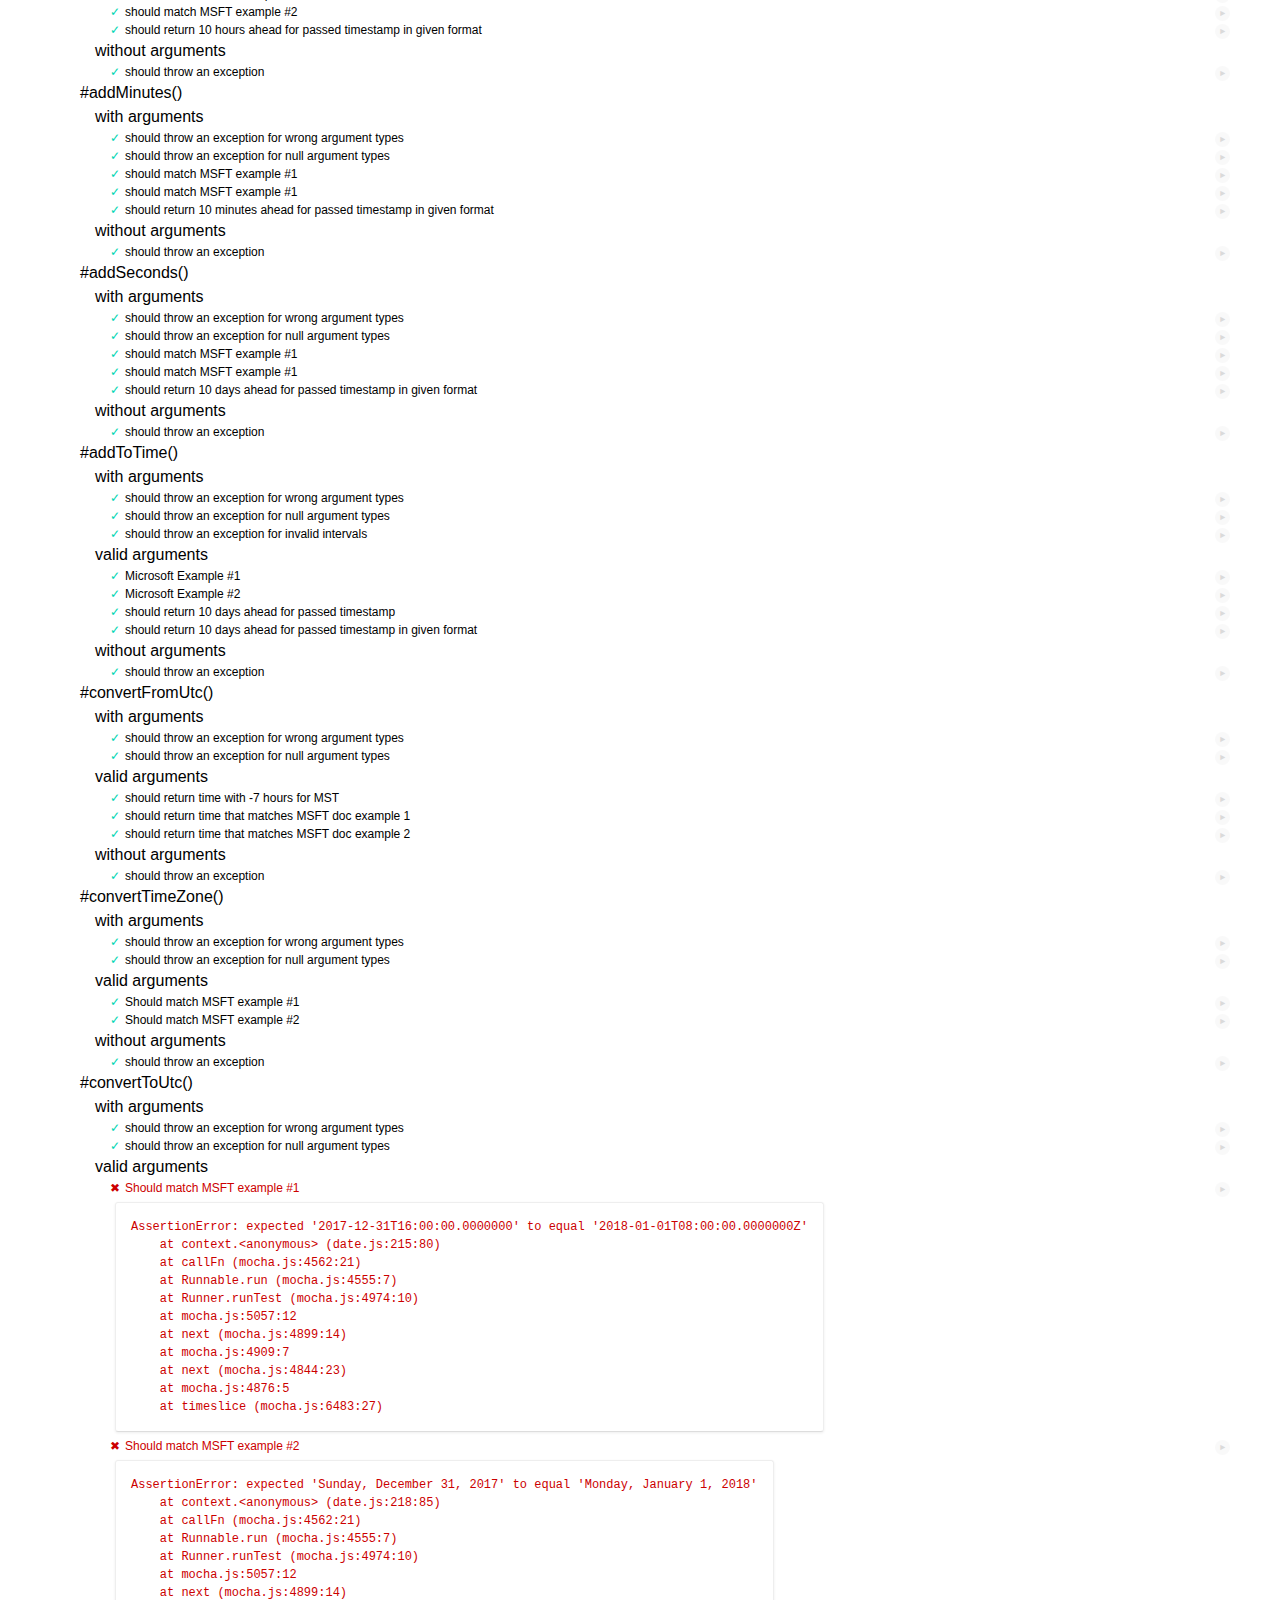
<file: code/test/index.html>
<!DOCTYPE html>
<html>
  <head>
    <title>Mocha Tests</title>
    <meta charset="utf-8">
    <link rel="stylesheet" href="mocha.css">
  
  </head>
  <body>
    <div id="mocha"></div>
    <script src="mocha.js"></script>
  	<script src="chai.js"></script>
  	<script src="../luxon.js"></script>
    <script>
    var expect = chai.expect;
    
    mocha.setup('bdd')
    </script>
	<script src="../elshim.js"></script>
	<script src='strings.js'></script>
	<script src='collections.js'></script>
	<script src='logical.js'></script>
	<script src='conversion.js'></script>
	<script src='math.js'></script>
	<script src='date.js'></script>

	<script>
		mocha.run();
	</script>
  </body>
</html>
</file>
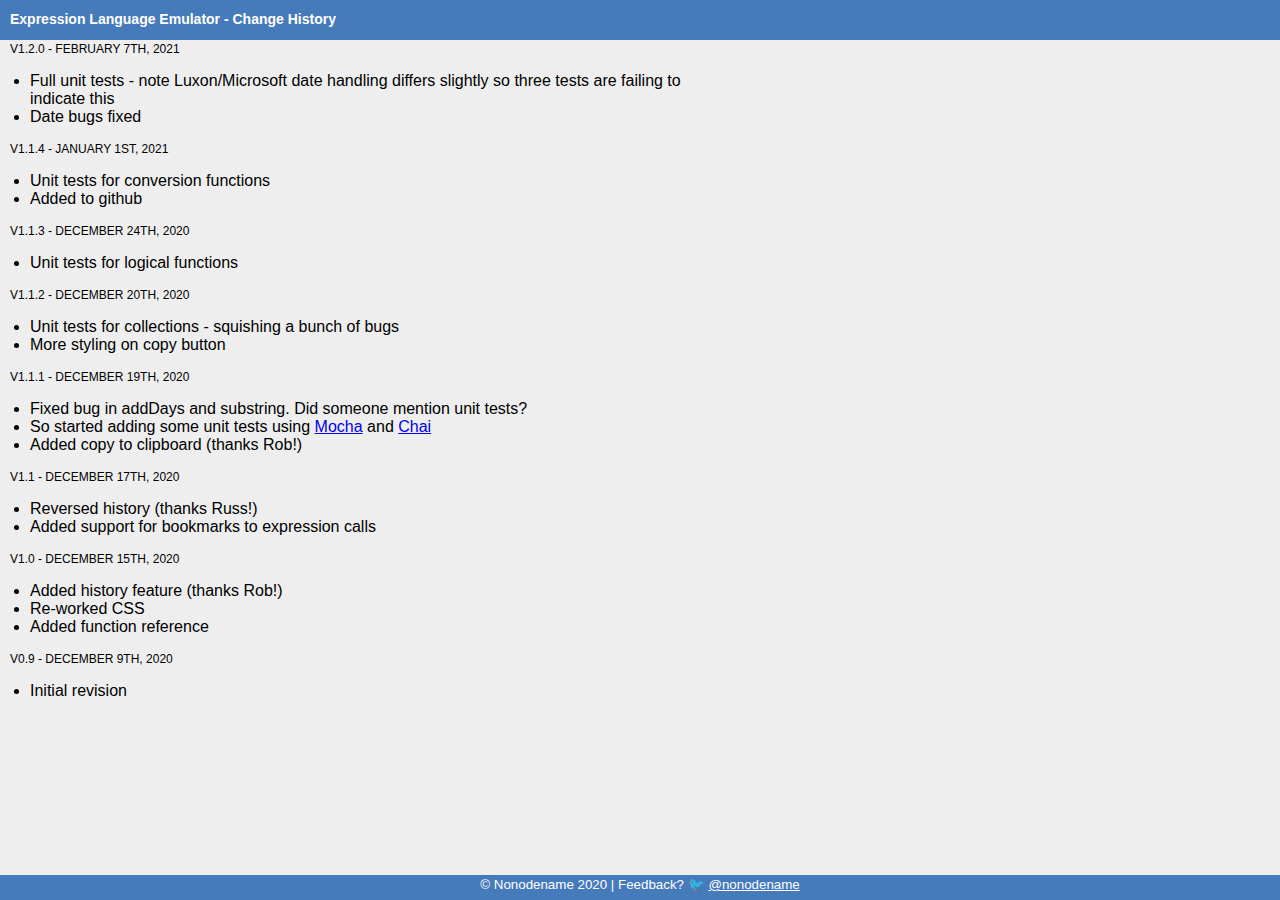
<file: code/changeHistory.html>
<!DOCTYPE html>
<html lang="en">
<head>
	<meta charset="utf-8" />
	<title>Change History</title>
	<link rel="stylesheet" href="style.css">
</head>
<body>
	<header>
		<h1>Expression Language Emulator - Change History</h1>
	</header>
	<main>
		<section>
			<h4>v1.2.0 - February 7th, 2021</h4>
			<p>
				<ul>
					<li>Full unit tests - note Luxon/Microsoft date handling differs slightly so three tests are failing to indicate this</li>
					<li>Date bugs fixed</li>
				</ul>
			</p>
			<h4>v1.1.4 - January 1st, 2021</h4>
			<p>
				<ul>
					<li>Unit tests for conversion functions</li>
					<li>Added to github</li>
				</ul>
			</p>
			<h4>v1.1.3 - December 24th, 2020</h4>
			<p>
				<ul>
					<li>Unit tests for logical functions</li>
				</ul>
			</p>
			<h4>v1.1.2 - December 20th, 2020</h4>
			<p>
				<ul>
					<li>Unit tests for collections - squishing a bunch of bugs</li>
					<li>More styling on copy button</li>
				</ul>
			</p>
			<h4>v1.1.1 - December 19th, 2020</h4>
			<p>
				<ul>
					<li>Fixed bug in addDays and substring. Did someone mention unit tests?</li>
					<li>So started adding some unit tests using <a href='https://mochajs.org/'>Mocha</a> and <a href='https://www.chaijs.com/'>Chai</a></li>
					<li>Added copy to clipboard (thanks Rob!)</li>
				</ul>
			</p>
			<h4>v1.1 - December 17th, 2020</h4>
			<p>
				<ul>
					<li>Reversed history (thanks Russ!)</li>
					<li>Added support for bookmarks to expression calls</li>
				</ul>
			</p>
			<h4>v1.0 - December 15th, 2020</h4>
			<p>
				<ul>
					<li>Added history feature (thanks Rob!)</li>
					<li>Re-worked CSS</li>
					<li>Added function reference</li>
				</ul>
			</p>
			<h4>v0.9 - December 9th, 2020</h4>
			<p>
				<ul>
					<li>Initial revision</li>
				</ul>
			</p>
			
		</section>
	</main>
	<footer>
		&copy; Nonodename 2020 | Feedback? &#x1F426; <a href='https://twitter.com/nonodename'>@nonodename</a>
	</footer>
</body>
</html>
</file>
<file: code/style.css>
html,
body {
	margin: 0px;
	font-family: Helvetica;
	font-weight: lighter;
	background-color: #eeeeee;
	height: 100%;
	width: 100%;
}

* {
	box-sizing: border-box;
}

header {
	padding: 10px;
	height: 40px;
	background-color: #457abb;
	margin: 0px;
	color: white;
}

h1 {
	font-size: 14px;
	display: inline;
}

nav {
	float: right;
}

nav>a {
	padding: 15px;
	font-size: 14px;
	color: white;
}

main {
	height: calc(100% - 65px);
	width: 100%;
	position: relative;
}

main section {
	float: left;
	width: 55%;
	height: 100%;
	padding-left: 10px;
	padding-right: 10px;
	box-sizing: border-box;
}

main aside {
	float: right;
	width: 45%;
	height: 100%;
	padding-left:5px;
	padding-right:10px;
	overflow-y: scroll;
	font-size: 12px;
	background-color: #f3f3f3;
}

footer {
	clear: both;
	padding-top: 2px;
	text-align: center;
	background-color: #457abb;
	color: white;
	height: 25px;
	font-size: 10pt;
	position:fixed;
	width:100%;
	z-index:1;
}

h4,
label {
	margin-bottom: 2px;
	margin-top: 2px;
	font-size: 12px;
	font-weight: lighter;
	text-transform:uppercase;
}

#code {
	flex:1;
	width:100%;
	height:24px;
	font-family: 'Courier';
	font-size: 12px;
}
.copy{
	font-size:9px;
	margin-left:5px;
}

.input{
	width:100%;
	height:24px;
	display:flex;
}

.output{
	border-color: grey;
	padding: 5px;
	background-color: white;
	border-width: 1px;
	border-style: solid;
	border-radius: 2px;
	box-shadow: inset 0 1px 2px rgba(0, 0, 0, .1);
	display: block;
	height: 24px;
	resize: none;
	font-family: Courier;
	font-size: 12px;
	overflow:hidden;
}

#history {
	overflow-y: scroll;
	min-height:100px;
	height: calc(100% - 115px);
}

#history p {
	margin-top: 0px;
	margin-bottom: 1px;
}

details {
	padding: 5px;
	background-color: #f9f9f9;
	border-width: 1px;
	border-style: solid;
	margin-bottom: 5px;
	box-shadow: inset 0 1px 2px rgba(0, 0, 0, .1);
	border-radius: 2px;
}
footer>a:link,footer>a:visited {
	color:white;
}
ul {
	padding-left: 20px;
	margin-top: 5px;
	margin-bottom: 5px;
}
</file>
<file: code/test/mocha.css>
@charset "utf-8";

body {
  margin:0;
}

#mocha {
  font: 20px/1.5 "Helvetica Neue", Helvetica, Arial, sans-serif;
  margin: 60px 50px;
}

#mocha ul,
#mocha li {
  margin: 0;
  padding: 0;
}

#mocha ul {
  list-style: none;
}

#mocha h1,
#mocha h2 {
  margin: 0;
}

#mocha h1 {
  margin-top: 15px;
  font-size: 1em;
  font-weight: 200;
}

#mocha h1 a {
  text-decoration: none;
  color: inherit;
}

#mocha h1 a:hover {
  text-decoration: underline;
}

#mocha .suite .suite h1 {
  margin-top: 0;
  font-size: .8em;
}

#mocha .hidden {
  display: none;
}

#mocha h2 {
  font-size: 12px;
  font-weight: normal;
  cursor: pointer;
}

#mocha .suite {
  margin-left: 15px;
}

#mocha .test {
  margin-left: 15px;
  overflow: hidden;
}

#mocha .test.pending:hover h2::after {
  content: '(pending)';
  font-family: arial, sans-serif;
}

#mocha .test.pass.medium .duration {
  background: #c09853;
}

#mocha .test.pass.slow .duration {
  background: #b94a48;
}

#mocha .test.pass::before {
  content: '✓';
  font-size: 12px;
  display: block;
  float: left;
  margin-right: 5px;
  color: #00d6b2;
}

#mocha .test.pass .duration {
  font-size: 9px;
  margin-left: 5px;
  padding: 2px 5px;
  color: #fff;
  -webkit-box-shadow: inset 0 1px 1px rgba(0,0,0,.2);
  -moz-box-shadow: inset 0 1px 1px rgba(0,0,0,.2);
  box-shadow: inset 0 1px 1px rgba(0,0,0,.2);
  -webkit-border-radius: 5px;
  -moz-border-radius: 5px;
  -ms-border-radius: 5px;
  -o-border-radius: 5px;
  border-radius: 5px;
}

#mocha .test.pass.fast .duration {
  display: none;
}

#mocha .test.pending {
  color: #0b97c4;
}

#mocha .test.pending::before {
  content: '◦';
  color: #0b97c4;
}

#mocha .test.fail {
  color: #c00;
}

#mocha .test.fail pre {
  color: black;
}

#mocha .test.fail::before {
  content: '✖';
  font-size: 12px;
  display: block;
  float: left;
  margin-right: 5px;
  color: #c00;
}

#mocha .test pre.error {
  color: #c00;
  max-height: 300px;
  overflow: auto;
}

#mocha .test .html-error {
  overflow: auto;
  color: black;
  display: block;
  float: left;
  clear: left;
  font: 12px/1.5 monaco, monospace;
  margin: 5px;
  padding: 15px;
  border: 1px solid #eee;
  max-width: 85%; /*(1)*/
  max-width: -webkit-calc(100% - 42px);
  max-width: -moz-calc(100% - 42px);
  max-width: calc(100% - 42px); /*(2)*/
  max-height: 300px;
  word-wrap: break-word;
  border-bottom-color: #ddd;
  -webkit-box-shadow: 0 1px 3px #eee;
  -moz-box-shadow: 0 1px 3px #eee;
  box-shadow: 0 1px 3px #eee;
  -webkit-border-radius: 3px;
  -moz-border-radius: 3px;
  border-radius: 3px;
}

#mocha .test .html-error pre.error {
  border: none;
  -webkit-border-radius: 0;
  -moz-border-radius: 0;
  border-radius: 0;
  -webkit-box-shadow: 0;
  -moz-box-shadow: 0;
  box-shadow: 0;
  padding: 0;
  margin: 0;
  margin-top: 18px;
  max-height: none;
}

/**
 * (1): approximate for browsers not supporting calc
 * (2): 42 = 2*15 + 2*10 + 2*1 (padding + margin + border)
 *      ^^ seriously
 */
#mocha .test pre {
  display: block;
  float: left;
  clear: left;
  font: 12px/1.5 monaco, monospace;
  margin: 5px;
  padding: 15px;
  border: 1px solid #eee;
  max-width: 85%; /*(1)*/
  max-width: -webkit-calc(100% - 42px);
  max-width: -moz-calc(100% - 42px);
  max-width: calc(100% - 42px); /*(2)*/
  word-wrap: break-word;
  border-bottom-color: #ddd;
  -webkit-box-shadow: 0 1px 3px #eee;
  -moz-box-shadow: 0 1px 3px #eee;
  box-shadow: 0 1px 3px #eee;
  -webkit-border-radius: 3px;
  -moz-border-radius: 3px;
  border-radius: 3px;
}

#mocha .test h2 {
  position: relative;
}

#mocha .test a.replay {
  position: absolute;
  top: 3px;
  right: 0;
  text-decoration: none;
  vertical-align: middle;
  display: block;
  width: 15px;
  height: 15px;
  line-height: 15px;
  text-align: center;
  background: #eee;
  font-size: 15px;
  -webkit-border-radius: 15px;
  -moz-border-radius: 15px;
  border-radius: 15px;
  -webkit-transition:opacity 200ms;
  -moz-transition:opacity 200ms;
  -o-transition:opacity 200ms;
  transition: opacity 200ms;
  opacity: 0.3;
  color: #888;
}

#mocha .test:hover a.replay {
  opacity: 1;
}

#mocha-report.pass .test.fail {
  display: none;
}

#mocha-report.fail .test.pass {
  display: none;
}

#mocha-report.pending .test.pass,
#mocha-report.pending .test.fail {
  display: none;
}
#mocha-report.pending .test.pass.pending {
  display: block;
}

#mocha-error {
  color: #c00;
  font-size: 1.5em;
  font-weight: 100;
  letter-spacing: 1px;
}

#mocha-stats {
  position: fixed;
  top: 15px;
  right: 10px;
  font-size: 12px;
  margin: 0;
  color: #888;
  z-index: 1;
}

#mocha-stats .progress {
  float: right;
  padding-top: 0;

  /**
   * Set safe initial values, so mochas .progress does not inherit these
   * properties from Bootstrap .progress (which causes .progress height to
   * equal line height set in Bootstrap).
   */
  height: auto;
  -webkit-box-shadow: none;
  -moz-box-shadow: none;
  box-shadow: none;
  background-color: initial;
}

#mocha-stats em {
  color: black;
}

#mocha-stats a {
  text-decoration: none;
  color: inherit;
}

#mocha-stats a:hover {
  border-bottom: 1px solid #eee;
}

#mocha-stats li {
  display: inline-block;
  margin: 0 5px;
  list-style: none;
  padding-top: 11px;
}

#mocha-stats canvas {
  width: 40px;
  height: 40px;
}

#mocha code .comment { color: #ddd; }
#mocha code .init { color: #2f6fad; }
#mocha code .string { color: #5890ad; }
#mocha code .keyword { color: #8a6343; }
#mocha code .number { color: #2f6fad; }

@media screen and (max-device-width: 480px) {
  #mocha {
    margin: 60px 0px;
  }

  #mocha #stats {
    position: absolute;
  }
}
</file>
